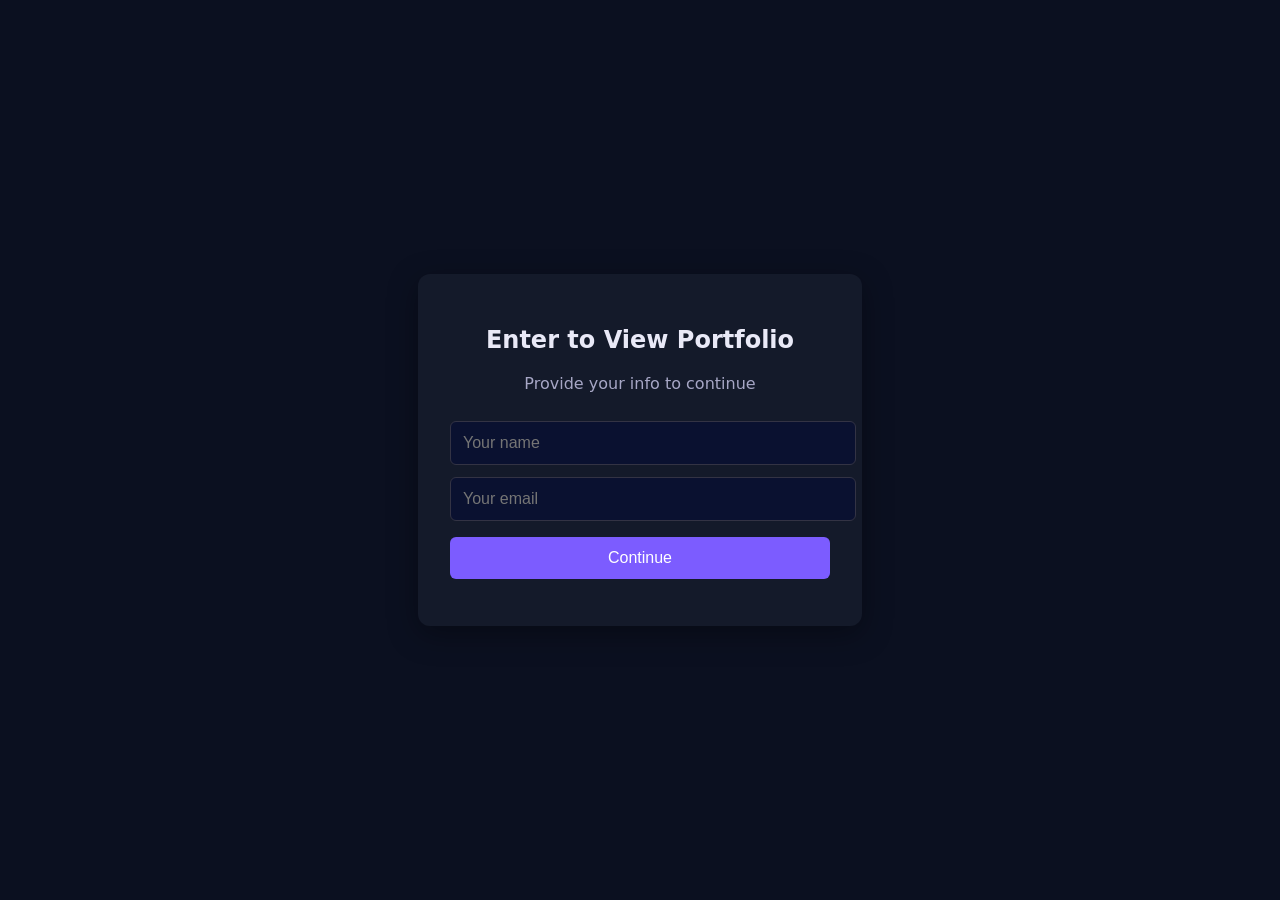
<file: index.html>
<!DOCTYPE html>
<html lang="en">
<head>
<meta charset="UTF-8" />
<meta name="viewport" content="width=device-width, initial-scale=1.0" />
<title>Enter Portfolio</title>

<style>
  :root {
    --bg: #0b1020;
    --fg: #e9e9f7;
    --muted: #a7a7c6;
    --primary: #7c5cff;
    --card: #141a2a;
  }

  body {
    margin:0;
    padding:0;
    background:var(--bg);
    color:var(--fg);
    font-family:system-ui,Arial;
    display:flex;
    justify-content:center;
    align-items:center;
    height:100vh;
  }
  .gate-box {
    background:var(--card);
    padding:32px;
    border-radius:12px;
    width:92%;
    max-width:380px;
    box-shadow:0 8px 30px rgba(0,0,0,0.35);
    text-align:center;
  }
  input {
    width:100%;
    padding:12px;
    margin-top:12px;
    border-radius:6px;
    border:1px solid #334;
    background:#0a1130;
    color:var(--fg);
    font-size:1rem;
  }
  button {
    width:100%;
    padding:12px;
    margin-top:16px;
    background:var(--primary);
    color:white;
    border:none;
    border-radius:6px;
    cursor:pointer;
    font-size:1rem;
  }
</style>
</head>

<body>

<div class="gate-box">
  <h2>Enter to View Portfolio</h2>
  <p style="color:var(--muted)">Provide your info to continue</p>

  <form id="gateForm">
    <input type="text" name="message" placeholder="Your name" required />
    <input type="email" name="email" placeholder="Your email" required />
    <button type="submit">Continue</button>
  </form>

  <p id="status" style="margin-top:15px;color:var(--muted);font-size:.9rem;"></p>
</div>

<!-- WORKING FORM SUBMISSION SCRIPT -->
<script>

async function validateEmailAdvanced(email) {

  const apiKey = "2583d1d7790f7f8410ec1b6923cecd5d";
  const url = `https://apilayer.net/api/check?access_key=${apiKey}&email=${encodeURIComponent(email)}&smtp=1&format=1`;

  try {
    const res = await fetch(url);
    const data = await res.json();
    // If API returned error
    if (data.error) { return { valid: false, reason: "Email verification service error." };  }
    // 1. Syntax check
    if (!data.format_valid) {return { valid: false, reason: "Email format is invalid." };}
    // 2. MX record check
    if (!data.mx_found) {      return { valid: false, reason: "Email domain has no MX records." }; }
    // 3. Disposable email provider?
    if (data.disposable) {return { valid: false, reason: "Disposable email addresses are not allowed." };
    }
    // SMTP check (deliverability)
    if (data.smtp_check === false) {return { valid: false, reason: "Email address cannot receive mail (SMTP check failed)." };}

    return { valid: true };

  } catch (err) {
    return { valid: false, reason: "Network or API error." };
  }
}

document.getElementById("gateForm").addEventListener("submit", async (e) => {
  e.preventDefault();

  const status = document.getElementById("status");
  status.textContent = "Validating email...";

  const data = new FormData(e.target);
  const email = data.get("email");
 

  // --- ADVANCED EMAIL VALIDATION ---
  const result = await validateEmailAdvanced(email);
  if (!result.valid) {
    status.textContent = result.reason;
    return;
  }
  // ---- SEND TO FORMSPREE ----
  try {
    const res = await fetch("https://formspree.io/f/meerrazv", {
      method: "POST",
      body: data,
      headers: { "Accept": "application/json" }
    });

    if (res.ok) {
      status.textContent = "Success! Redirecting...";
      setTimeout(() => window.location.href = "https://akshaypai20.github.io/portfolio.html", 800);
    } else {
      status.textContent = "Form submission error.";
    }
  } catch (err) {
    status.textContent = "Network error. Try again.";
  }
});

</script>

</body>
</html>
</file>
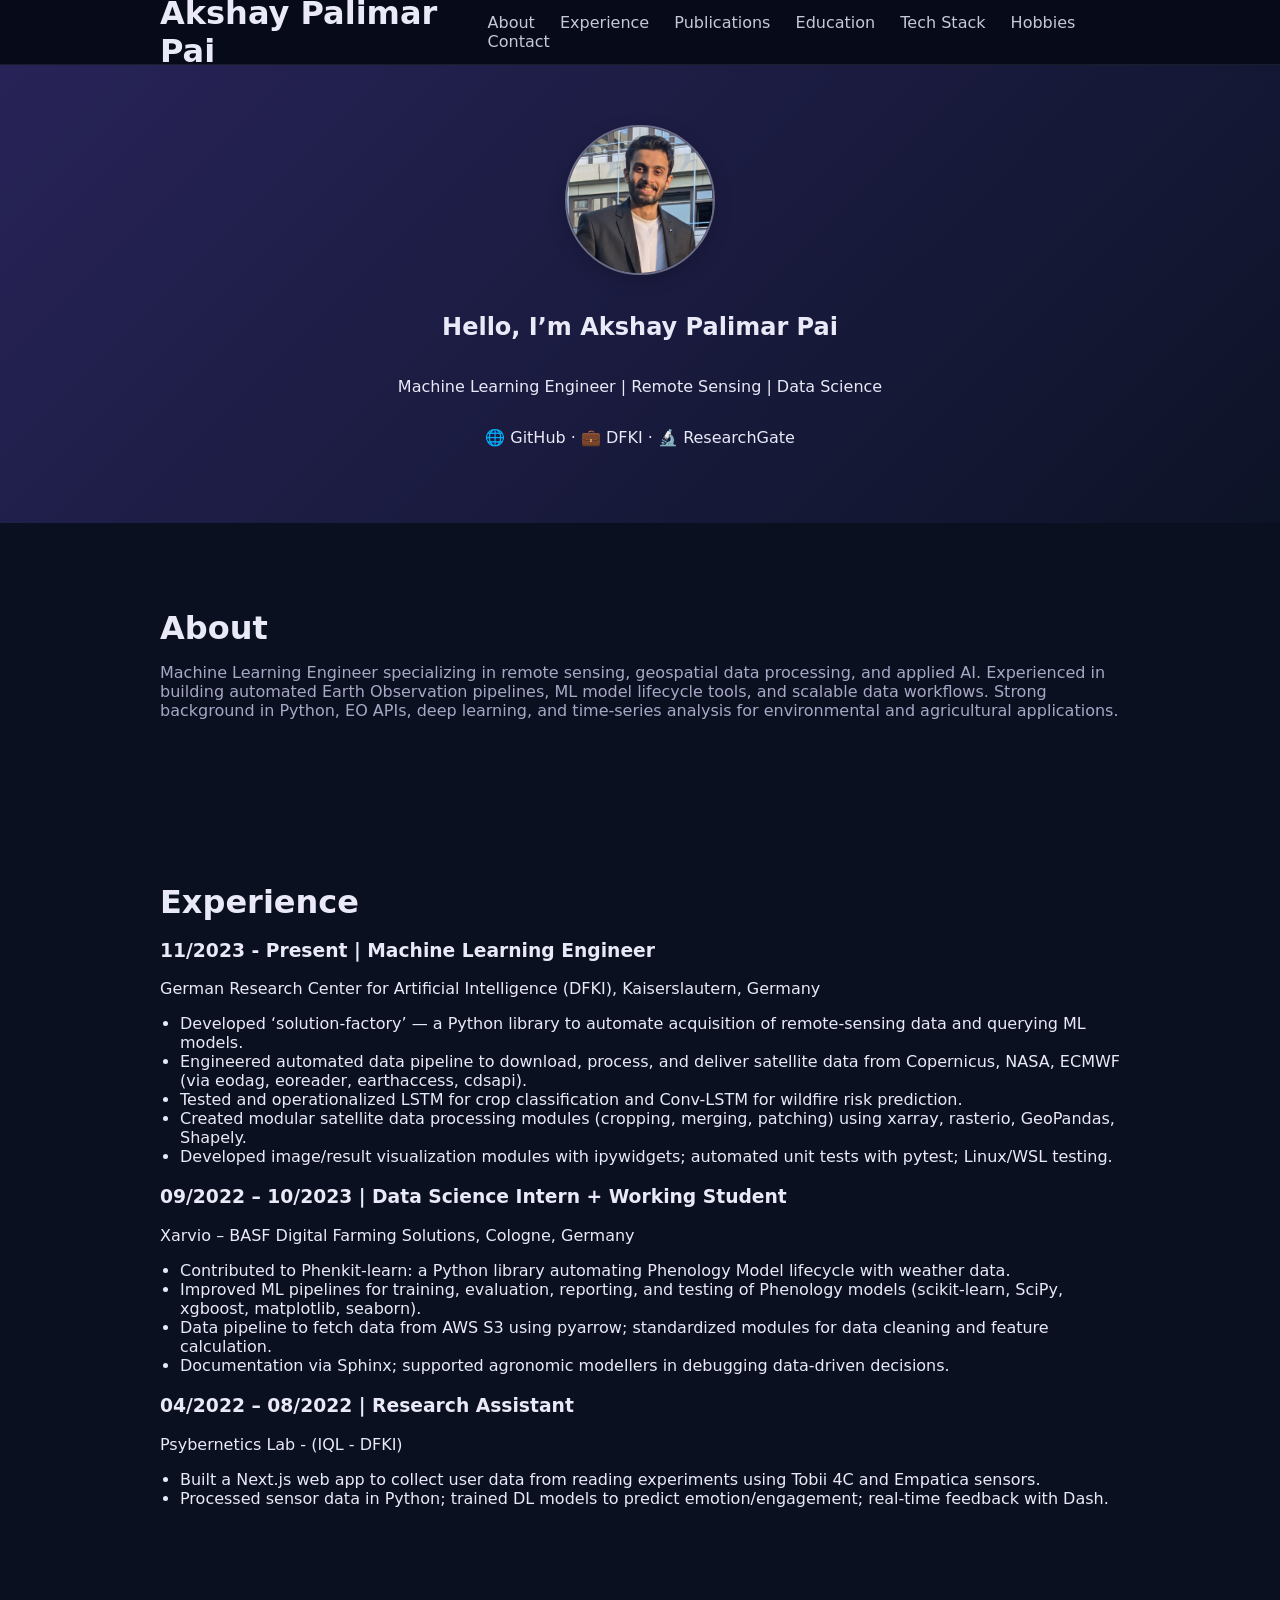
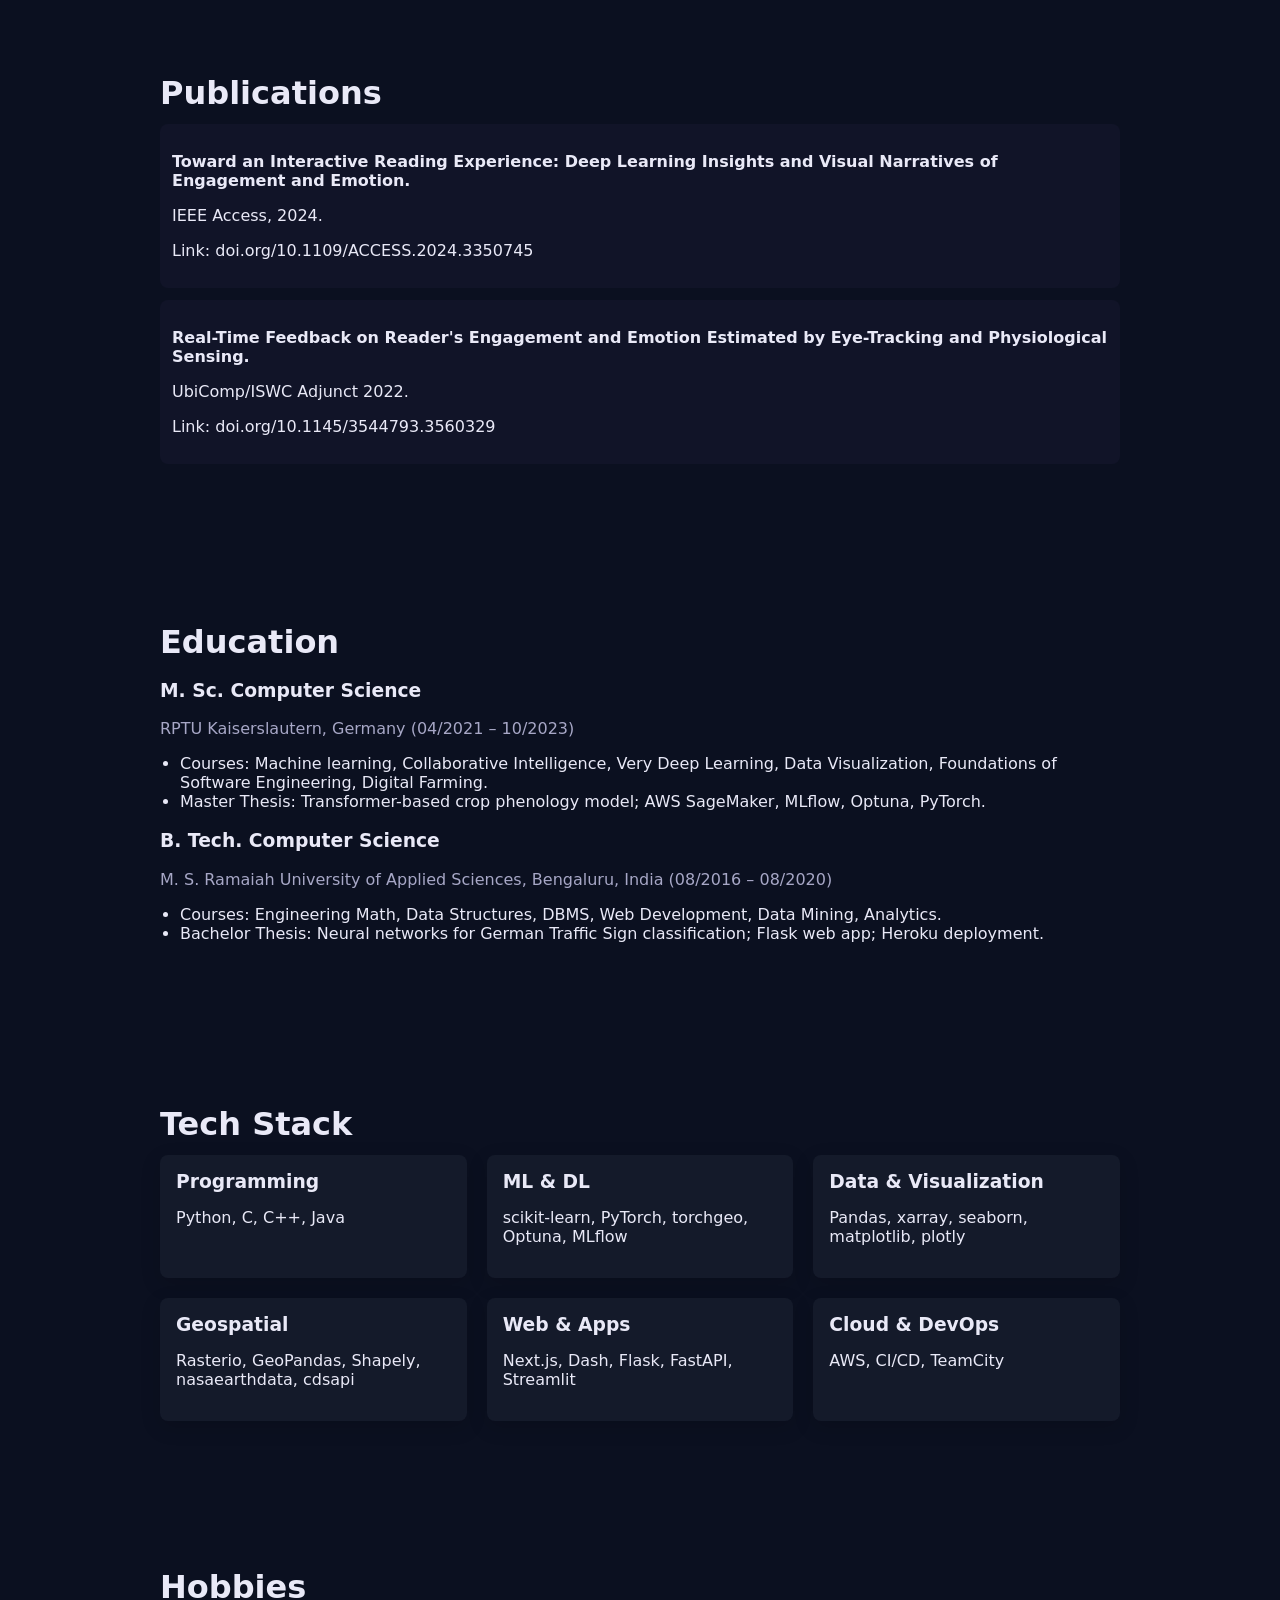
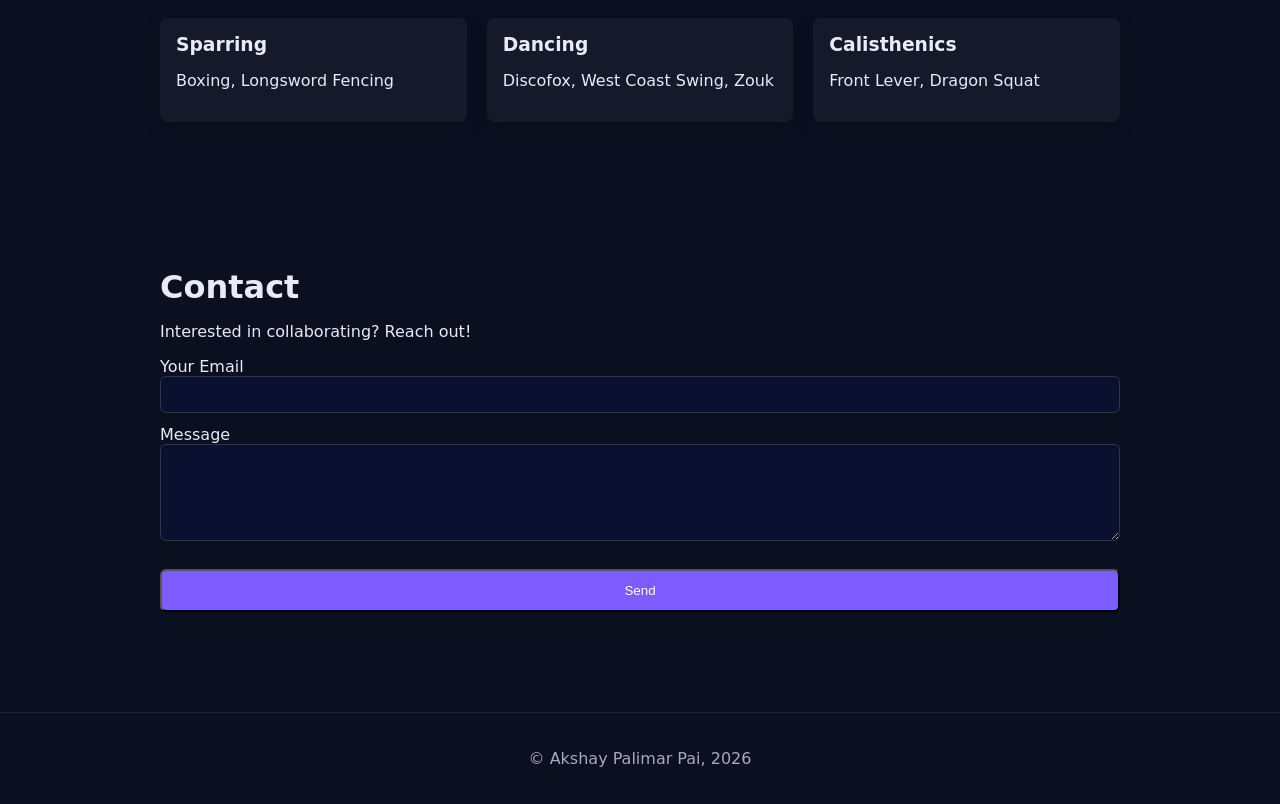
<file: portfolio.html>
<!doctype html>
<html lang="en">
<head>
  <meta charset="utf-8" />
  <meta name="viewport" content="width=device-width, initial-scale=1" />
  <title>Akshay Palimar Pai | Portfolio</title>
  <meta name="description" content="Portfolio of Akshay Palimar Pai - ML Engineer, R&D, Publications" />
  <link rel="stylesheet" href="assets/css/styles.css" />
</head>
<body>
  <header class="site-header">
    <div class="container header-inner">
      <h1 class="brand">Akshay Palimar Pai</h1>
      <nav aria-label="Main Navigation" class="nav">
        <a href="#about">About</a>
        <a href="#experience">Experience</a>
        <a href="#publications">Publications</a>
        <a href="#education">Education</a>
        <a href="#techstack">Tech Stack</a>
        <a href="#hobbies">Hobbies</a>
        <a href="#contact">Contact</a>
      </nav>
    </div>
  </header>

  <section id="hero" class="hero">
    <div class="container">
      <img class="avatar" src="assets/propic.jpeg" alt="Photo of Akshay Palimar Pai" />
      <h2>Hello, I’m Akshay Palimar Pai</h2>
      <p>Machine Learning Engineer | Remote Sensing | Data Science</p>
       <p class="contact">
        🌐 <a href="https://github.com/akshaypai20" target="_blank" rel="noopener">GitHub</a> ·
        💼 <a href="https://www.dfki.de/web/ueber-uns/mitarbeiter/person/akpa02" target="_blank" rel="noopener">DFKI</a> ·
        🔬 <a href="https://www.researchgate.net/profile/Akshay-Palimar-Pai" target="_blank" rel="me noopener">ResearchGate</a>
      </p>
    </div>

   
  </section>

  <section id="about" class="section about">
    <div class="container">
      <h2>About</h2>
      <p>Machine Learning Engineer specializing in remote sensing, geospatial data
      processing, and applied AI. Experienced in building automated Earth
      Observation pipelines, ML model lifecycle tools, and scalable data workflows.
      Strong background in Python, EO APIs, deep learning, and time-series analysis
      for environmental and agricultural applications.</p>
    </div>
  </section>

  <section id="experience" class="section experience">
    <div class="container">
      <h2>Experience</h2>

      <div class="exp-item">
        <h3>11/2023 - Present | Machine Learning Engineer</h3>
        <p>German Research Center for Artificial Intelligence (DFKI), Kaiserslautern, Germany</p>
        <ul>
          <li>Developed ‘solution-factory’ — a Python library to automate acquisition of remote-sensing data and querying ML models.</li>
          <li>Engineered automated data pipeline to download, process, and deliver satellite data from Copernicus, NASA, ECMWF (via eodag, eoreader, earthaccess, cdsapi).</li>
          <li>Tested and operationalized LSTM for crop classification and Conv-LSTM for wildfire risk prediction.</li>
          <li>Created modular satellite data processing modules (cropping, merging, patching) using xarray, rasterio, GeoPandas, Shapely.</li>
          <li>Developed image/result visualization modules with ipywidgets; automated unit tests with pytest; Linux/WSL testing.</li>
        </ul>
      </div>

      <div class="exp-item">
        <h3>09/2022 – 10/2023 | Data Science Intern + Working Student</h3>
        <p>Xarvio – BASF Digital Farming Solutions, Cologne, Germany</p>
        <ul>
          <li>Contributed to Phenkit-learn: a Python library automating Phenology Model lifecycle with weather data.</li>
          <li>Improved ML pipelines for training, evaluation, reporting, and testing of Phenology models (scikit-learn, SciPy, xgboost, matplotlib, seaborn).</li>
          <li>Data pipeline to fetch data from AWS S3 using pyarrow; standardized modules for data cleaning and feature calculation.</li>
          <li>Documentation via Sphinx; supported agronomic modellers in debugging data-driven decisions.</li>
        </ul>
      </div>

      <div class="exp-item">
        <h3>04/2022 – 08/2022 | Research Assistant</h3>
        <p>Psybernetics Lab ‑ (IQL ‑ DFKI)</p>
        <ul>
          <li>Built a Next.js web app to collect user data from reading experiments using Tobii 4C and Empatica sensors.</li>
          <li>Processed sensor data in Python; trained DL models to predict emotion/engagement; real-time feedback with Dash.</li>
        </ul>
      </div>
    </div>
  </section>

  <section id="publications" class="section publications">
    <div class="container">
      <h2>Publications</h2>
      <div class="pub-card">
        <p><strong>Toward an Interactive Reading Experience: Deep Learning Insights and Visual Narratives of Engagement and Emotion.</strong></p>
        <p>IEEE Access, 2024.</p>
        <p>Link: <a href="https://doi.org/10.1109/ACCESS.2024.3350745" target="_blank" rel="noopener">doi.org/10.1109/ACCESS.2024.3350745</a></p>
      </div>
      <div class="pub-card">
        <p><strong>Real-Time Feedback on Reader's Engagement and Emotion Estimated by Eye-Tracking and Physiological Sensing.</strong></p>
        <p>UbiComp/ISWC Adjunct 2022.</p>
        <p>Link: <a href="https://doi.org/10.1145/3544793.3560329" target="_blank" rel="noopener">doi.org/10.1145/3544793.3560329</a></p>
      </div>
    </div>
  </section>

  <section id="education" class="section education">
    <div class="container">
      <h2>Education</h2>
      <div class="edu-item">
        <h3>M. Sc. Computer Science</h3>
        <p>RPTU Kaiserslautern, Germany (04/2021 – 10/2023)</p>
        <ul>
          <li>Courses: Machine learning, Collaborative Intelligence, Very Deep Learning, Data Visualization, Foundations of Software Engineering, Digital Farming.</li>
          <li>Master Thesis: Transformer-based crop phenology model; AWS SageMaker, MLflow, Optuna, PyTorch.</li>
        </ul>
      </div>

      <div class="edu-item">
        <h3>B. Tech. Computer Science</h3>
        <p>M. S. Ramaiah University of Applied Sciences, Bengaluru, India (08/2016 – 08/2020)</p>
        <ul>
          <li>Courses: Engineering Math, Data Structures, DBMS, Web Development, Data Mining, Analytics.</li>
          <li>Bachelor Thesis: Neural networks for German Traffic Sign classification; Flask web app; Heroku deployment.</li>
        </ul>
      </div>
    </div>
  </section>

  <section id="techstack" class="section techstack">
    <div class="container">
      <h2>Tech Stack</h2>
      <div class="grid">
        <div class="card"><h3>Programming</h3><p>Python, C, C++, Java</p></div>
        <div class="card"><h3>ML & DL</h3><p>scikit-learn, PyTorch, torchgeo, Optuna, MLflow</p></div>
        <div class="card"><h3>Data & Visualization</h3><p>Pandas, xarray, seaborn, matplotlib, plotly</p></div>
        <div class="card"><h3>Geospatial</h3><p>Rasterio, GeoPandas, Shapely, nasaearthdata, cdsapi</p></div>
        <div class="card"><h3>Web & Apps</h3><p>Next.js, Dash, Flask, FastAPI, Streamlit</p></div>
        <div class="card"><h3>Cloud & DevOps</h3><p>AWS, CI/CD, TeamCity</p></div>
      </div>
    </div>
  </section>

  <section id="hobbies" class="section hobbies">
    <div class="container">
      <h2>Hobbies</h2>
      <div class="grid">
        <div class="card"><h3>Sparring</h3><p>Boxing, Longsword Fencing</p></div>
        <div class="card"><h3>Dancing</h3><p>Discofox, West Coast Swing, Zouk</p></div>
        <div class="card"><h3>Calisthenics</h3><p>Front Lever, Dragon Squat</p></div>
      </div>
    </div>
  </section>

  <section id="contact" class="section contact">
    <div class="container">
      <h2>Contact</h2>
      <p>Interested in collaborating? Reach out!</p>
      <form action="https://formspree.io//f/meerrazv" method="POST" class="contact-form">
        <label>Your Email
          <input type="email" name="email" required />
        </label>
        <label>Message
          <textarea name="message" rows="5" required></textarea>
        </label>
        <button type="submit" class="btn">Send</button>
      </form>
    </div>
  </section>

  <footer class="site-footer">
    <div class="container">
      <p>© Akshay Palimar Pai, <span id="year"></span></p>
    </div>
  </footer>

  <script src="assets/js/scripts.js"></script>
</body>
</html>
</file>
<file: assets/css/styles.css>
:root{
  --bg: #0b1020;
  --fg: #e9e9f7;
  --muted: #a7a7c6;
  --primary: #7c5cff;
  --card: #141a2a;
}

*{box-sizing:border-box}
html,body{margin:0;padding:0;background:var(--bg);color:var(--fg);font-family:system-ui,-apple-system,Segoe UI,Roboto,Inter,Arial}
.container{max-width:1000px;margin:0 auto;padding:0 20px}
a{color:var(--fg);text-decoration:none}
.header, .site-header{position:sticky;top:0;background:rgba(8,12,26,.95);z-index:10;border-bottom:1px solid rgba(255,255,255,.08)}
.site-header .container{display:flex;justify-content:space-between;align-items:center;height:64px}
.brand{margin:0;font-weight:700}
.nav a{margin:0 10px;color:var(--fg);opacity:.85}
.nav a:hover{opacity:1}

.hero{padding:60px 0;background:linear-gradient(135deg, rgba(124,92,255,.25), rgba(20,28,60,.25));min-height:40vh;display:flex;align-items:center}
.hero .container{display: flex;flex-direction: column;align-items: center;text-align: cente}
.btn{display:inline-block;padding:12px 20px;background:var(--primary);color:white;border-radius:6px;margin-top:12px}
.section{padding:60px 0}
.section h2{font-size:2rem;margin-bottom:12px}
.about p, .education p {color:var(--muted)}
.grid{display:grid;grid-template-columns:repeat(auto-fill,minmax(250px,1fr));gap:20px}
.card{background:var(--card);padding:16px;border-radius:8px;box-shadow:0 6px 20px rgba(0,0,0,.15)}
.card h3{margin:0 0 6px}
.pub-card{background:#111428;border-radius:8px;padding:12px;margin:12px 0}
.experience .exp-item{margin-bottom:20px}
.contact-form{display:flex;flex-direction:column;gap:12px}
.contact-form input,.contact-form textarea{width:100%;padding:10px;border-radius:6px;border:1px solid #334; background:#0a1130;color:var(--fg)}
.site-footer{padding:20px 0;text-align:center;color:var(--muted);border-top:1px solid rgba(255,255,255,.08);margin-top:40px}
.contact a { color: var(--link); text-decoration: none; } .muted { color: var(--muted); } ul { padding-left: 20px; }
.avatar { width: 150px;height: 150px;border-radius: 50%;object-fit: cover;border: 2px solid rgba(255,255,255,0.35);box-shadow: 0 5px 18px rgba(0,0,0,0.18);margin-bottom: 18px;}

@media (max-width: 600px) {
  .avatar {
    width: 110px;
    height: 110px;
  }
}
</file>
